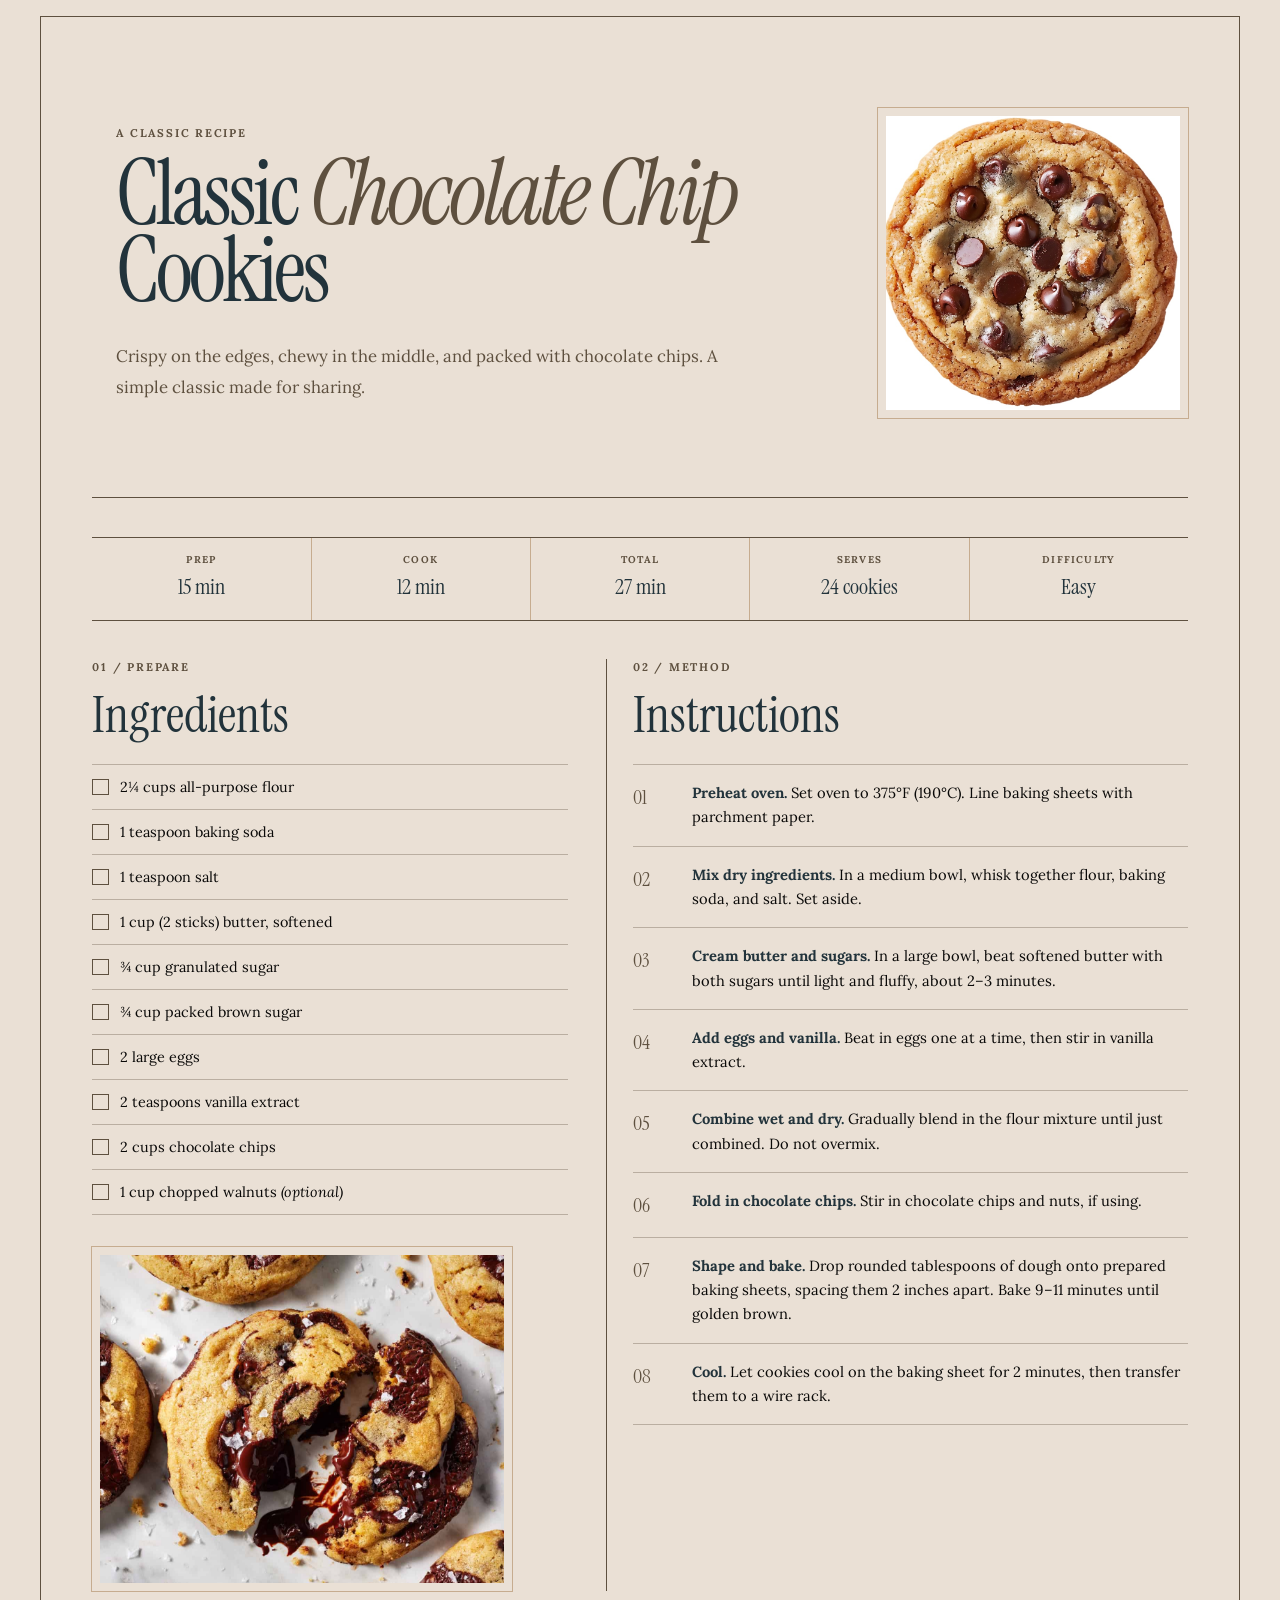
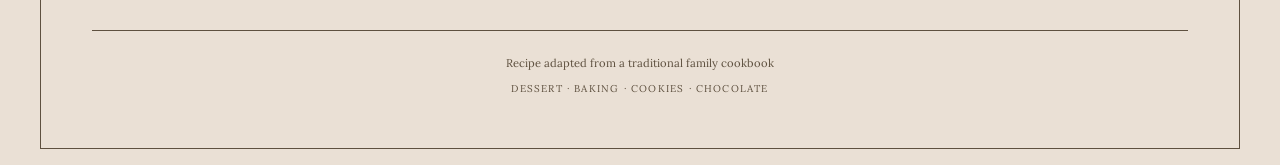
<file: index.html>
<!DOCTYPE html>
<html lang="en">
<head>
    <meta charset="UTF-8">
    <meta name="viewport" content="width=device-width, initial-scale=1.0">
    <link rel="preconnect" href="https://fonts.googleapis.com">
    <link rel="preconnect" href="https://fonts.gstatic.com" crossorigin>
    <link href="https://fonts.googleapis.com/css2?family=Instrument+Serif:ital@0;1&family=Lora:wght@400;500;600;700&display=swap" rel="stylesheet">
    <title>Classic Chocolate Chip Cookies</title>
    <link rel="stylesheet" href="style.css">
</head>
<body>
<main class="recipe-container">
    <header class="recipe-header">
        <div class="header-copy">
            <p class="eyebrow">A CLASSIC RECIPE</p>
            <h1 class="recipe-title">Classic <span>Chocolate Chip</span> Cookies</h1>
            <p class="recipe-description">Crispy on the edges, chewy in the middle, and packed with chocolate chips. A simple classic made for sharing.</p>
        </div>
        <div class="header-image-wrap">
            <img src="chocolate chip cookie 2.jpg" alt="Single chocolate chip cookie" class="cookie-image-small">
        </div>
    </header>

    <section class="recipe-meta" aria-label="Recipe details">
        <div class="meta-item"><span>Prep</span><strong>15 min</strong></div>
        <div class="meta-item"><span>Cook</span><strong>12 min</strong></div>
        <div class="meta-item"><span>Total</span><strong>27 min</strong></div>
        <div class="meta-item"><span>Serves</span><strong>24 cookies</strong></div>
        <div class="meta-item"><span>Difficulty</span><strong>Easy</strong></div>
    </section>

    <section class="ingredients-section">
        <div class="section-heading">
            <p class="section-kicker">01 / PREPARE</p>
            <h2>Ingredients</h2>
        </div>
        <ul class="ingredients-list">
            <li><label><input type="checkbox"><span>2¼ cups all-purpose flour</span></label></li>
            <li><label><input type="checkbox"><span>1 teaspoon baking soda</span></label></li>
            <li><label><input type="checkbox"><span>1 teaspoon salt</span></label></li>
            <li><label><input type="checkbox"><span>1 cup (2 sticks) butter, softened</span></label></li>
            <li><label><input type="checkbox"><span>¾ cup granulated sugar</span></label></li>
            <li><label><input type="checkbox"><span>¾ cup packed brown sugar</span></label></li>
            <li><label><input type="checkbox"><span>2 large eggs</span></label></li>
            <li><label><input type="checkbox"><span>2 teaspoons vanilla extract</span></label></li>
            <li><label><input type="checkbox"><span>2 cups chocolate chips</span></label></li>
            <li><label><input type="checkbox"><span>1 cup chopped walnuts <em>(optional)</em></span></label></li>
        </ul>
        <figure class="large-cookie-image">
            <img src="chocolate chip cookie 1.jpg" alt="Freshly baked chocolate chip cookies with melted chocolate and sea salt">
        </figure>
    </section>

    <section class="instructions-section">
        <div class="section-heading">
            <p class="section-kicker">02 / METHOD</p>
            <h2>Instructions</h2>
        </div>
        <ol class="instructions-list">
            <li class="instruction-step"><span class="step-number">01</span><p><strong>Preheat oven.</strong> Set oven to 375°F (190°C). Line baking sheets with parchment paper.</p></li>
            <li class="instruction-step"><span class="step-number">02</span><p><strong>Mix dry ingredients.</strong> In a medium bowl, whisk together flour, baking soda, and salt. Set aside.</p></li>
            <li class="instruction-step"><span class="step-number">03</span><p><strong>Cream butter and sugars.</strong> In a large bowl, beat softened butter with both sugars until light and fluffy, about 2–3 minutes.</p></li>
            <li class="instruction-step"><span class="step-number">04</span><p><strong>Add eggs and vanilla.</strong> Beat in eggs one at a time, then stir in vanilla extract.</p></li>
            <li class="instruction-step"><span class="step-number">05</span><p><strong>Combine wet and dry.</strong> Gradually blend in the flour mixture until just combined. Do not overmix.</p></li>
            <li class="instruction-step"><span class="step-number">06</span><p><strong>Fold in chocolate chips.</strong> Stir in chocolate chips and nuts, if using.</p></li>
            <li class="instruction-step"><span class="step-number">07</span><p><strong>Shape and bake.</strong> Drop rounded tablespoons of dough onto prepared baking sheets, spacing them 2 inches apart. Bake 9–11 minutes until golden brown.</p></li>
            <li class="instruction-step"><span class="step-number">08</span><p><strong>Cool.</strong> Let cookies cool on the baking sheet for 2 minutes, then transfer them to a wire rack.</p></li>
        </ol>
    </section>

    <footer class="recipe-footer">
        <p>Recipe adapted from a traditional family cookbook</p>
        <p>dessert · baking · cookies · chocolate</p>
    </footer>
</main>
</body>
</html>
</file>
<file: style.css>
/* =========================================================
   CLASSIC CHOCOLATE CHIP COOKIES
   CSS Grid = page structure | Flexbox = components
   ========================================================= */

:root {
    --black: #0a0908;
    --jet-black: #22333b;
    --soft-linen: #eae0d5;
    --tan: #c6ac8f;
    --stone-brown: #5e503f;
    --space-xs: .5rem;
    --space-sm: .75rem;
    --space-md: 1rem;
    --space-lg: 1.5rem;
    --space-xl: 2rem;
    --space-xxl: 3rem;
    --border: 1px solid var(--stone-brown);
}

* { box-sizing: border-box; margin: 0; padding: 0; }
html { font-size: 16px; scroll-behavior: smooth; }
body {
    min-height: 100vh;
    background: var(--soft-linen);
    color: var(--black);
    font-family: "Lora", Georgia, serif;
    line-height: 1.6;
}
img { display: block; max-width: 100%; }

/* ---------- Overall CSS Grid ---------- */
.recipe-container {
    width: min(1200px, calc(100% - 2rem));
    min-height: calc(100vh - 2rem);
    margin: 1rem auto;
    padding: clamp(1.25rem, 4vw, 4rem);
    display: grid;
    grid-template-columns: minmax(0, .9fr) minmax(0, 1.1fr);
    grid-template-areas:
        "header header"
        "meta meta"
        "ingredients instructions"
        "footer footer";
    gap: clamp(1.5rem, 3vw, 3rem);
    border: var(--border);
    background: var(--soft-linen);
}

/* ---------- Hero ---------- */
.recipe-header {
    grid-area: header;
    min-height: 430px;
    padding-bottom: clamp(1.5rem, 3vw, 3rem);
    display: grid;
    grid-template-columns: minmax(0, 1fr) minmax(250px, .65fr);
    gap: 2rem;
    align-items: center;
    border-bottom: var(--border);
}
.header-copy { padding-left: clamp(0rem, 2vw, 1.5rem); }
.eyebrow, .section-kicker {
    margin-bottom: var(--space-sm);
    color: var(--stone-brown);
    font-size: .7rem;
    font-weight: 700;
    letter-spacing: .16em;
    text-transform: uppercase;
}
.recipe-title {
    color: var(--jet-black);
    font-family: "Instrument Serif", "Times New Roman", serif;
    font-size: clamp(3.5rem, 7vw, 6.8rem);
    font-weight: 400;
    line-height: .86;
    letter-spacing: -.04em;
}
.recipe-title span { color: var(--stone-brown); font-style: italic; }
.recipe-description {
    max-width: 38rem;
    margin-top: var(--space-xl);
    color: var(--stone-brown);
    font-size: clamp(.9rem, 1.4vw, 1.05rem);
    line-height: 1.8;
}
.header-image-wrap { display: flex; align-items: flex-start; justify-content: flex-end; }
.cookie-image-small {
    width: clamp(190px, 25vw, 310px);
    aspect-ratio: 1;
    object-fit: cover;
    border: 8px solid var(--soft-linen);
    outline: 1px solid var(--tan);
}

/* ---------- Metadata: Flexbox ---------- */
.recipe-meta {
    grid-area: meta;
    display: flex;
    align-items: stretch;
    justify-content: space-between;
    border-top: var(--border);
    border-bottom: var(--border);
}
.meta-item {
    flex: 1;
    min-height: 82px;
    padding: var(--space-sm);
    display: flex;
    flex-direction: column;
    align-items: center;
    justify-content: center;
    text-align: center;
    border-right: 1px solid var(--tan);
}
.meta-item:last-child { border-right: none; }
.meta-item span {
    margin-bottom: .15rem;
    color: var(--stone-brown);
    font-size: .62rem;
    font-weight: 700;
    letter-spacing: .12em;
    text-transform: uppercase;
}
.meta-item strong {
    color: var(--jet-black);
    font-family: "Instrument Serif", "Times New Roman", serif;
    font-size: 1.35rem;
    font-weight: 400;
}

/* ---------- Shared headings ---------- */
.section-heading { margin-bottom: var(--space-lg); }
.section-heading h2 {
    color: var(--jet-black);
    font-family: "Instrument Serif", "Times New Roman", serif;
    font-size: clamp(2.3rem, 4vw, 3.5rem);
    font-weight: 400;
    line-height: 1;
}

/* ---------- Ingredients ---------- */
.ingredients-section { grid-area: ingredients; min-width: 0; display: flex; flex-direction: column; }
.ingredients-list { display: flex; flex-direction: column; list-style: none; }
.ingredients-list li { border-bottom: 1px solid rgba(94,80,63,.35); }
.ingredients-list li:first-child { border-top: 1px solid rgba(94,80,63,.35); }
.ingredients-list label {
    min-height: 44px;
    padding: .55rem 0;
    display: flex;
    align-items: center;
    gap: .7rem;
    cursor: pointer;
    font-size: .9rem;
}
.ingredients-list input {
    width: 1.05rem;
    height: 1.05rem;
    flex: 0 0 auto;
    appearance: none;
    border: 1px solid var(--stone-brown);
    background: transparent;
    cursor: pointer;
}
.ingredients-list input:checked { position: relative; background: var(--jet-black); }
.ingredients-list input:checked::after {
    content: "✓";
    position: absolute;
    top: 50%; left: 50%;
    color: var(--soft-linen);
    font-size: .75rem;
    transform: translate(-50%, -55%);
}
.ingredients-list label:has(input:checked) span { color: var(--stone-brown); text-decoration: line-through; }

/* The larger, bottom-left image uses chocolate chip cookie 1.jpg */
.large-cookie-image { width: 100%; margin-top: auto; padding-top: var(--space-xl); }
.large-cookie-image img {
    width: min(100%, 420px);
    aspect-ratio: 1 / .82;
    object-fit: cover;
    border: 8px solid var(--soft-linen);
    outline: 1px solid var(--tan);
}

/* ---------- Instructions ---------- */
.instructions-section {
    grid-area: instructions;
    min-width: 0;
    padding-left: clamp(0rem, 2vw, 2rem);
    border-left: var(--border);
}
.instructions-list { display: flex; flex-direction: column; list-style: none; }
.instruction-step {
    display: flex;
    align-items: flex-start;
    gap: var(--space-lg);
    padding: 1rem 0;
    border-bottom: 1px solid rgba(94,80,63,.35);
}
.instruction-step:first-child { border-top: 1px solid rgba(94,80,63,.35); }
.step-number {
    flex: 0 0 2.2rem;
    color: var(--stone-brown);
    font-family: "Instrument Serif", "Times New Roman", serif;
    font-size: 1.25rem;
}
.instruction-step p { color: var(--black); font-size: .92rem; line-height: 1.65; }
.instruction-step strong { color: var(--jet-black); }

/* ---------- Footer ---------- */
.recipe-footer {
    grid-area: footer;
    padding-top: var(--space-lg);
    color: var(--stone-brown);
    font-size: .7rem;
    text-align: center;
    border-top: var(--border);
}
.recipe-footer p + p { margin-top: var(--space-xs); font-size: .62rem; letter-spacing: .12em; text-transform: uppercase; }

/* =========================================================
   MOBILE BREAKPOINT — under 48rem / 768px
   ========================================================= */
@media (max-width: 47.99rem) {
    .recipe-container {
        width: calc(100% - 1rem);
        min-height: auto;
        margin: .5rem auto;
        padding: clamp(1rem, 5vw, 1.5rem);
        grid-template-columns: 1fr;
        grid-template-areas:
            "header"
            "meta"
            "ingredients"
            "instructions"
            "footer";
        gap: 2rem;
    }
    .recipe-header {
        min-height: auto;
        grid-template-columns: 1fr;
        gap: 1.5rem;
        padding-bottom: 2rem;
    }
    .header-copy { padding-left: 0; }
    .recipe-title { font-size: clamp(3.2rem, 15vw, 5rem); }
    .recipe-description { margin-top: 1.5rem; }
    .header-image-wrap { justify-content: flex-end; }
    .cookie-image-small { width: clamp(170px, 48vw, 250px); }
    .recipe-meta { display: flex; flex-wrap: wrap; }
    .meta-item { flex: 1 1 33.333%; min-height: 70px; }
    .meta-item:nth-child(3) { border-right: none; }
    .meta-item:nth-child(-n + 3) { border-bottom: 1px solid var(--tan); }
    .large-cookie-image { margin-top: 1.5rem; padding-top: 0; }
    .large-cookie-image img { width: min(100%, 480px); margin: 0 auto; }
    .instructions-section { padding-left: 0; padding-top: 2rem; border-left: none; border-top: var(--border); }
}

/* ---------- 320px–480px ---------- */
@media (max-width: 30rem) {
    .recipe-container { width: calc(100% - .75rem); margin: .375rem auto; padding: 1rem; }
    .recipe-title { font-size: clamp(2.8rem, 14vw, 4rem); }
    .recipe-meta { display: grid; grid-template-columns: 1fr 1fr; }
    .meta-item { min-height: 68px; border-right: 1px solid var(--tan); border-bottom: 1px solid var(--tan); }
    .meta-item:nth-child(2), .meta-item:nth-child(4) { border-right: none; }
    .meta-item:nth-child(3) { border-right: 1px solid var(--tan); }
    .meta-item:last-child { grid-column: 1 / -1; border-right: none; border-bottom: none; }
    .meta-item span { font-size: .58rem; }
    .meta-item strong { font-size: 1.15rem; }
    .instruction-step { gap: .75rem; }
    .step-number { flex-basis: 1.8rem; font-size: 1.05rem; }
    .instruction-step p { font-size: .85rem; }
}
</file>
